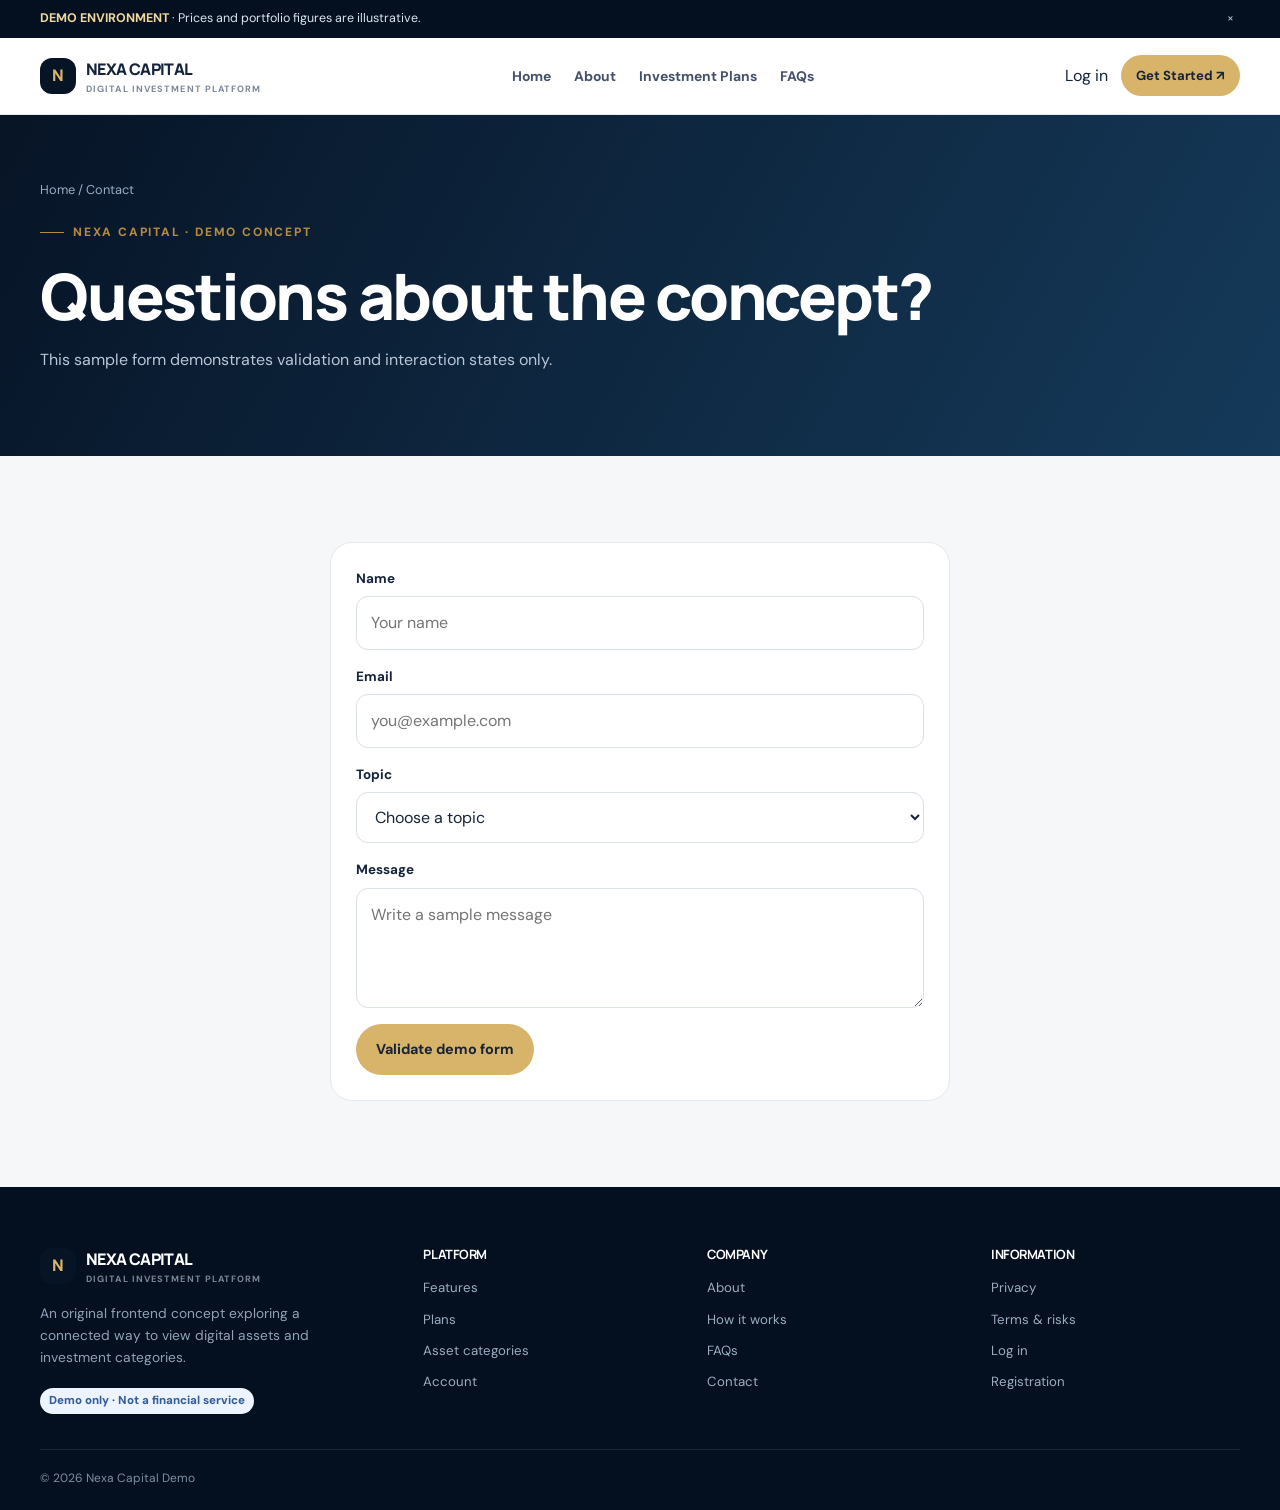
<file: contact.html>
<!doctype html>
<html lang="en">
  <head>
    <meta charset="utf-8" />
    <meta name="viewport" content="width=device-width,initial-scale=1" />
    <meta
      name="description"
      content="Nexa Capital digital investment platform frontend demo."
    />
    <title>Contact | Nexa Capital</title>
    <link rel="stylesheet" href="css/style.css" />
  </head>
  <body>
    <div class="topbar">
      <div class="container">
        <span
          ><strong>DEMO ENVIRONMENT</strong> · Prices and portfolio figures are
          illustrative.</span
        ><button
          data-dismiss
          aria-label="Dismiss notice"
          style="background: none; border: 0; color: #b9c6d7"
        >
          ×
        </button>
      </div>
    </div>
    <header class="site-header">
      <div class="container nav-wrap">
        <a class="brand" href="index.html"
          ><span class="mark">N</span
          ><span
            >NEXA CAPITAL<small>DIGITAL INVESTMENT PLATFORM</small></span
          ></a
        >
        <nav class="nav-links" aria-label="Main navigation">
          <a href="index.html">Home</a><a href="about.html">About</a
          ><a href="plans.html">Investment Plans</a><a href="faq.html">FAQs</a>
        </nav>
        <div class="nav-actions">
          <a class="nav-login" href="login.html">Log in</a
          ><a class="btn primary smallbtn" href="register.html">Get Started ↗</a
          ><button
            class="menu-toggle"
            aria-label="Open navigation menu"
            aria-expanded="false"
          >
            ☰
          </button>
        </div>
      </div>
    </header>
    <section class="page-hero">
      <div class="container">
        <div class="breadcrumb">Home / Contact</div>
        <span class="eyebrow">Nexa Capital · Demo concept</span>
        <h1>Questions about the concept?</h1>
        <p>
          This sample form demonstrates validation and interaction states only.
        </p>
      </div>
    </section>
    <main>
      <section class="section">
        <div class="container">
          <div class="card form-card">
            <form
              data-demo-form
              data-success-message="Your demo form is valid. Nothing was sent or stored."
            >
              <div class="field">
                <label for="name">Name</label
                ><input
                  id="name"
                  required
                  autocomplete="off"
                  placeholder="Your name"
                />
              </div>
              <div class="field">
                <label for="email">Email</label
                ><input
                  id="email"
                  type="email"
                  required
                  autocomplete="off"
                  placeholder="you@example.com"
                />
              </div>
              <div class="field">
                <label for="topic">Topic</label
                ><select id="topic" required>
                  <option value="">Choose a topic</option>
                  <option>Website feedback</option>
                  <option>Demo dashboard</option>
                  <option>General question</option>
                </select>
              </div>
              <div class="field">
                <label for="message">Message</label
                ><textarea
                  id="message"
                  required
                  minlength="10"
                  placeholder="Write a sample message"
                ></textarea>
              </div>
              <button class="btn primary" type="submit">
                Validate demo form
              </button>
            </form>
          </div>
        </div>
      </section>
    </main>
    <footer class="footer">
      <div class="container">
        <div class="footer-grid">
          <div>
            <a class="brand" href="index.html"
              ><span class="mark">N</span
              ><span
                >NEXA CAPITAL<small>DIGITAL INVESTMENT PLATFORM</small></span
              ></a
            >
            <p>
              An original frontend concept exploring a connected way to view
              digital assets and investment categories.
            </p>
            <span class="tag">Demo only · Not a financial service</span>
          </div>
          <div>
            <h4>PLATFORM</h4>
            <div class="footer-links">
              <a href="index.html#features">Features</a
              ><a href="plans.html">Plans</a
              ><a href="index.html#assets">Asset categories</a
              ><a href="login.html">Account</a>
            </div>
          </div>
          <div>
            <h4>COMPANY</h4>
            <div class="footer-links">
              <a href="about.html">About</a
              ><a href="index.html#how">How it works</a
              ><a href="faq.html">FAQs</a><a href="contact.html">Contact</a>
            </div>
          </div>
          <div>
            <h4>INFORMATION</h4>
            <div class="footer-links">
              <a href="privacy.html">Privacy</a
              ><a href="terms.html">Terms & risks</a
              ><a href="login.html">Log in</a
              ><a href="register.html">Registration</a>
            </div>
          </div>
        </div>
        <!-- <div class="risk-note">
          Nexa Capital is a fictional frontend demonstration. No brokerage,
          investment management, custody, wallet, deposit, withdrawal, or
          trading services are provided. All prices, balances, plans, and charts
          are illustrative and are not financial advice or offers to invest.
        </div> -->
        <div class="footer-bottom">
          <span>© 2026 Nexa Capital Demo</span
          >
          <!-- <span>Designed for clarity. Built for demonstration.</span> -->
        </div>
      </div>
    </footer>
    <div class="toast-region" aria-live="polite"></div>
    <script src="js/main.js"></script>
  </body>
</html>
</file>
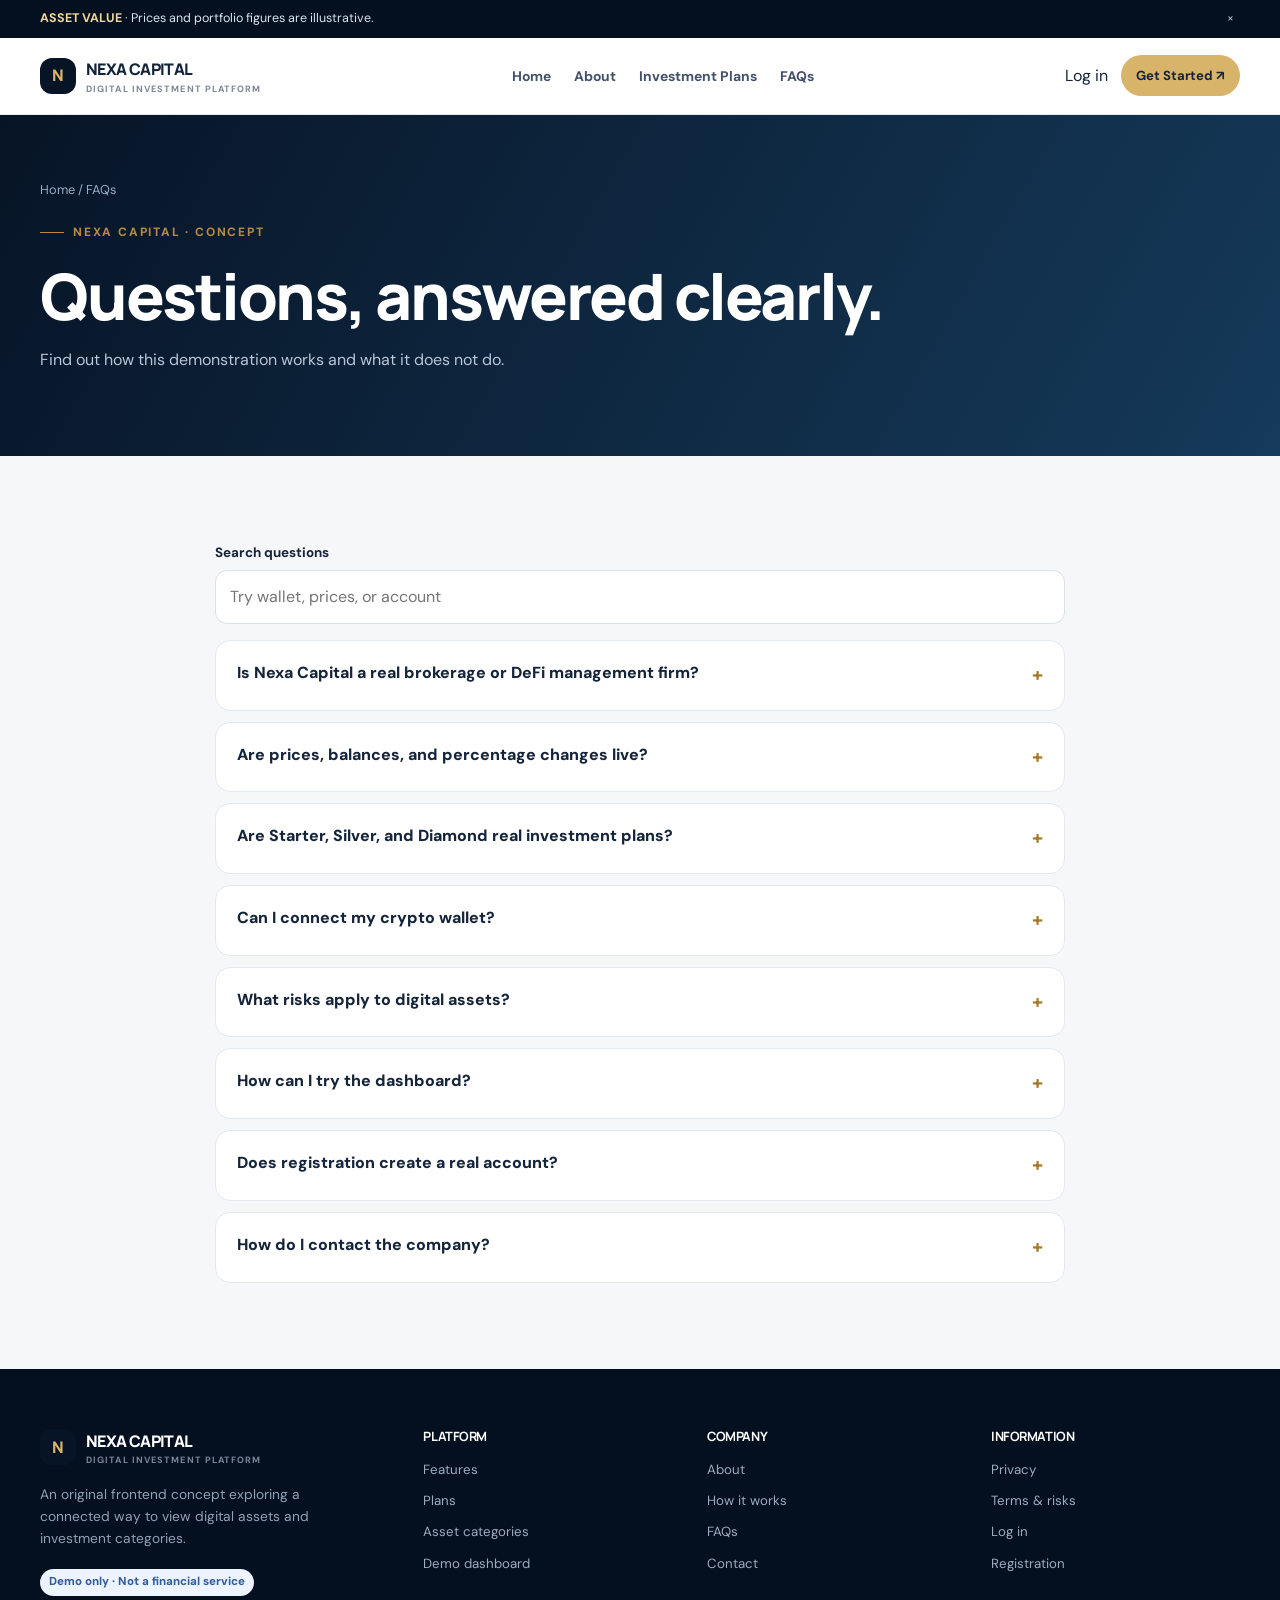
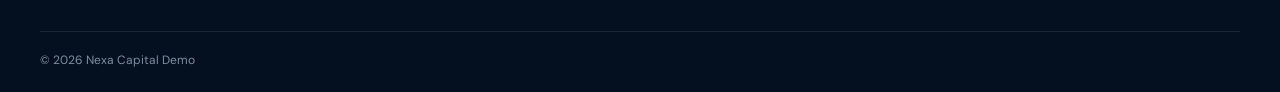
<file: faq.html>
<!doctype html>
<html lang="en">
  <head>
    <meta charset="utf-8" />
    <meta name="viewport" content="width=device-width,initial-scale=1" />
    <meta
      name="description"
      content="Nexa Capital digital investment platform frontend demo."
    />
    <title>FAQs | Nexa Capital</title>
    <link rel="stylesheet" href="css/style.css" />
  </head>
  <body>
    <div class="topbar">
      <div class="container">
        <span
          ><strong>ASSET VALUE</strong> · Prices and portfolio figures are
          illustrative.</span
        ><button
          data-dismiss
          aria-label="Dismiss notice"
          style="background: none; border: 0; color: #b9c6d7"
        >
          ×
        </button>
      </div>
    </div>
    <header class="site-header">
      <div class="container nav-wrap">
        <a class="brand" href="index.html"
          ><span class="mark">N</span
          ><span
            >NEXA CAPITAL<small>DIGITAL INVESTMENT PLATFORM</small></span
          ></a
        >
        <nav class="nav-links" aria-label="Main navigation">
          <a href="index.html">Home</a><a href="about.html">About</a
          ><a href="plans.html">Investment Plans</a><a href="faq.html">FAQs</a>
        </nav>
        <div class="nav-actions">
          <a class="nav-login" href="login.html">Log in</a
          ><a class="btn primary smallbtn" href="register.html">Get Started ↗</a
          ><button
            class="menu-toggle"
            aria-label="Open navigation menu"
            aria-expanded="false"
          >
            ☰
          </button>
        </div>
      </div>
    </header>
    <section class="page-hero">
      <div class="container">
        <div class="breadcrumb">Home / FAQs</div>
        <span class="eyebrow">Nexa Capital · concept</span>
        <h1>Questions, answered clearly.</h1>
        <p>Find out how this demonstration works and what it does not do.</p>
      </div>
    </section>
    <main>
      <section class="section">
        <div class="container" style="max-width: 850px">
          <div class="field">
            <label for="faq-search">Search questions</label
            ><input
              id="faq-search"
              type="search"
              placeholder="Try wallet, prices, or account"
            />
          </div>
          <div class="faq-list">
            <div class="faq-item">
              <button class="faq-question" aria-expanded="false">
                <span
                  >Is Nexa Capital a real brokerage or DeFi management
                  firm?</span
                ><span>+</span>
              </button>
              <div class="faq-answer" hidden>
                No. Nexa Capital is a fictional frontend concept. It does not
                offer brokerage, investment management, custody, trading,
                deposits, or withdrawals.
              </div>
            </div>
            <div class="faq-item">
              <button class="faq-question" aria-expanded="false">
                <span>Are prices, balances, and percentage changes live?</span
                ><span>+</span>
              </button>
              <div class="faq-answer" hidden>
                No. They are hardcoded illustrative values. A real
                implementation would require a verified market-data provider and
                appropriate permissions.
              </div>
            </div>
            <div class="faq-item">
              <button class="faq-question" aria-expanded="false">
                <span
                  >Are Starter, Silver, and Diamond real investment plans?</span
                ><span>+</span>
              </button>
              <div class="faq-answer" hidden>
                No. They demonstrate how plan features might be presented. They
                are not financial products and no investment can be made through
                this website.
              </div>
            </div>
            <div class="faq-item">
              <button class="faq-question" aria-expanded="false">
                <span>Can I connect my crypto wallet?</span><span>+</span>
              </button>
              <div class="faq-answer" hidden>
                Wallet connectivity is not implemented. Never provide a seed
                phrase or private key to a website or demo interface.
              </div>
            </div>
            <div class="faq-item">
              <button class="faq-question" aria-expanded="false">
                <span>What risks apply to digital assets?</span><span>+</span>
              </button>
              <div class="faq-answer" hidden>
                Digital assets and investments can be volatile and may lose
                value. Liquidity, technology, custody, regulatory, and
                counterparty risks may apply.
              </div>
            </div>
            <div class="faq-item">
              <button class="faq-question" aria-expanded="false">
                <span>How can I try the dashboard?</span><span>+</span>
              </button>
              <div class="faq-answer" hidden>
                Open the Demo Dashboard page. It contains sample balances,
                charts, and activity entries for interface testing only.
              </div>
            </div>
            <div class="faq-item">
              <button class="faq-question" aria-expanded="false">
                <span>Does registration create a real account?</span
                ><span>+</span>
              </button>
              <div class="faq-answer" hidden>
                No. Form validation runs in your browser only. The demo does not
                send your details to a server or create a secure user account.
              </div>
            </div>
            <div class="faq-item">
              <button class="faq-question" aria-expanded="false">
                <span>How do I contact the company?</span><span>+</span>
              </button>
              <div class="faq-answer" hidden>
                The sample contact form demonstrates validation only. Replace
                placeholder contact details and connect a secure backend before
                launch.
              </div>
            </div>
          </div>
        </div>
      </section>
    </main>
    <footer class="footer">
      <div class="container">
        <div class="footer-grid">
          <div>
            <a class="brand" href="index.html"
              ><span class="mark">N</span
              ><span
                >NEXA CAPITAL<small>DIGITAL INVESTMENT PLATFORM</small></span
              ></a
            >
            <p>
              An original frontend concept exploring a connected way to view
              digital assets and investment categories.
            </p>
            <span class="tag">Demo only · Not a financial service</span>
          </div>
          <div>
            <h4>PLATFORM</h4>
            <div class="footer-links">
              <a href="index.html#features">Features</a
              ><a href="plans.html">Plans</a
              ><a href="index.html#assets">Asset categories</a
              ><a href="dashboard.html">Demo dashboard</a>
            </div>
          </div>
          <div>
            <h4>COMPANY</h4>
            <div class="footer-links">
              <a href="about.html">About</a
              ><a href="index.html#how">How it works</a
              ><a href="faq.html">FAQs</a><a href="contact.html">Contact</a>
            </div>
          </div>
          <div>
            <h4>INFORMATION</h4>
            <div class="footer-links">
              <a href="privacy.html">Privacy</a
              ><a href="terms.html">Terms & risks</a
              ><a href="login.html">Log in</a
              ><a href="register.html">Registration</a>
            </div>
          </div>
        </div>

        <!-- <div class="risk-note">
          Nexa Capital is a fictional frontend demonstration. No brokerage,
          investment management, custody, wallet, deposit, withdrawal, or
          trading services are provided. All prices, balances, plans, and charts
          are illustrative and are not financial advice or offers to invest.
        </div> -->
        <div class="footer-bottom">
          <span>© 2026 Nexa Capital Demo</span
          >
          <!-- <span>Designed for clarity. Built for demonstration.</span> -->
        </div>
      </div>
    </footer>
    <div class="toast-region" aria-live="polite"></div>
    <script src="js/main.js"></script>
  </body>
</html>
</file>
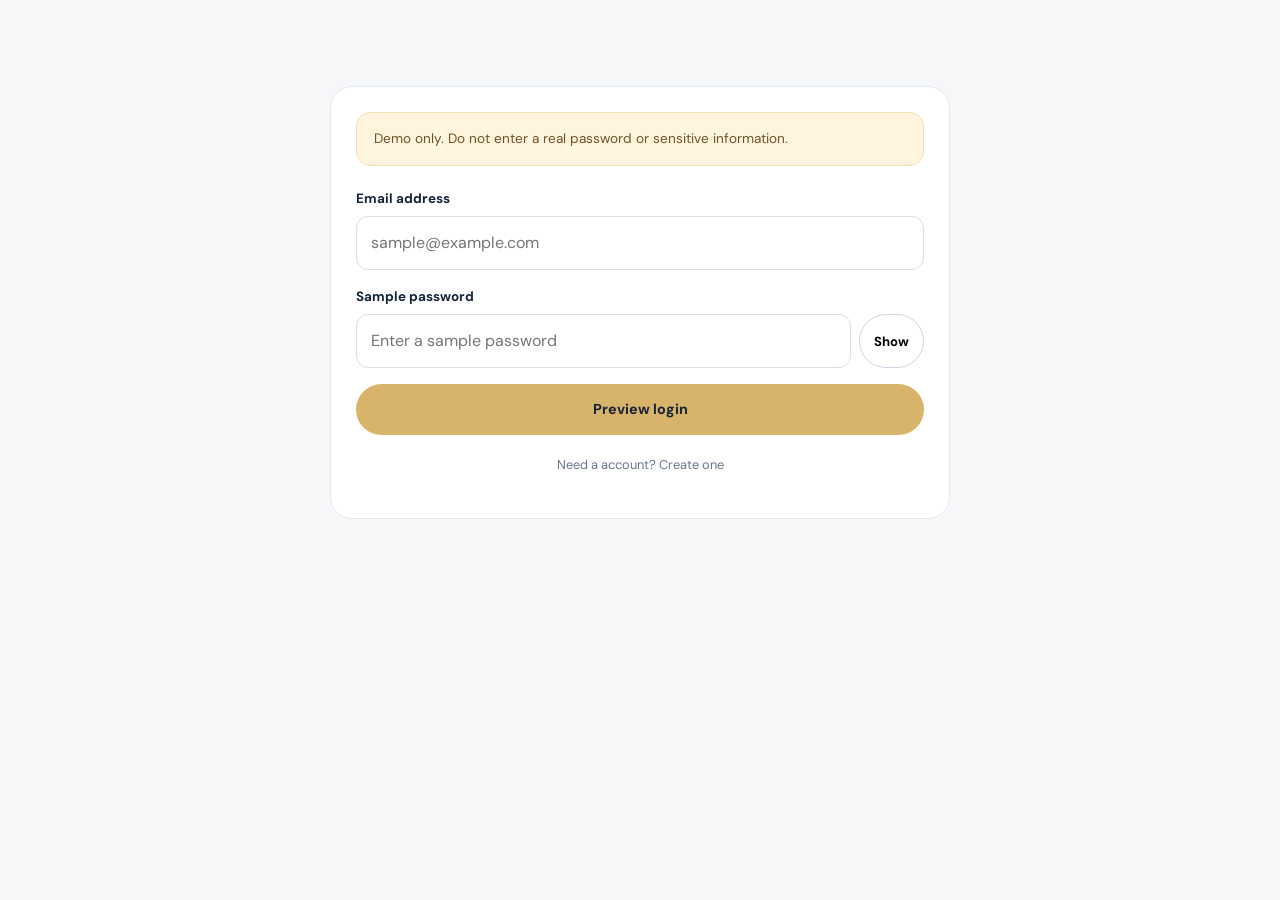
<file: login.html>
<!doctype html>
<html lang="en">
  <head>
    <meta charset="utf-8" />
    <meta name="viewport" content="width=device-width,initial-scale=1" />
    <meta
      name="description"
      content="Nexa Capital digital investment platform frontend demo."
    />
    <title>Log in | Nexa Capital</title>
    <link rel="stylesheet" href="css/style.css" />
  </head>
  <body>
    <!-- <div class="topbar">
      <div class="container">
        <span
          ><strong>DEMO ENVIRONMENT</strong> · Prices and portfolio figures are
          illustrative.</span
        ><button
          data-dismiss
          aria-label="Dismiss notice"
          style="background: none; border: 0; color: #b9c6d7"
        >
          ×
        </button>
      </div>
    </div> -->
    <!-- <header class="site-header">
      <div class="container nav-wrap">
        <a class="brand" href="index.html"
          ><span class="mark">N</span
          ><span
            >NEXA CAPITAL<small>DIGITAL INVESTMENT PLATFORM</small></span
          ></a
        >
        <nav class="nav-links" aria-label="Main navigation">
          <a href="index.html">Home</a><a href="about.html">About</a
          ><a href="plans.html">Investment Plans</a><a href="faq.html">FAQs</a>
        </nav>
        <div class="nav-actions">
          <a class="nav-login" href="login.html">Log in</a
          ><a class="btn primary smallbtn" href="register.html">Get Started ↗</a
          ><button
            class="menu-toggle"
            aria-label="Open navigation menu"
            aria-expanded="false"
          >
            ☰
          </button>
        </div>
      </div>
    </header> -->
   
    <!-- <section class="page-hero">
      <div class="container">
        <div class="breadcrumb">Home / Log in</div>
        <span class="eyebrow">Nexa Capital · Demo concept</span>
        <h1>Welcome back.</h1>
        <p>Preview a login interface. This page does not authenticate users.</p>
      </div>
    </section> -->
    
    <main>
      <section class="section">
        <div class="container">
          <div class="card form-card">
            <div class="notice" style="margin-bottom: 22px">
              Demo only. Do not enter a real password or sensitive information.
            </div>
            <form
              data-demo-form
              data-success-message="Demo login form validated. No account was accessed."
            >
              <div class="field">
                <label for="email">Email address</label
                ><input
                  id="email"
                  type="email"
                  required
                  autocomplete="off"
                  placeholder="sample@example.com"
                />
              </div>
              <div class="field">
                <label for="password">Sample password</label>
                <div style="display: flex; gap: 8px">
                  <input
                    id="password"
                    type="password"
                    minlength="8"
                    required
                    autocomplete="off"
                    placeholder="Enter a sample password"
                  /><button
                    type="button"
                    class="btn outline smallbtn"
                    data-password-toggle="password"
                  >
                    Show
                  </button>
                </div>
              </div>
              <button class="btn primary" type="submit" style="width: 100%">
                Preview login
              </button>
            </form>
            <p class="small" style="text-align: center; margin-top: 20px">
              Need a account? <a href="register.html">Create one</a>
            </p>
          </div>
        </div>
      </section>
    </main>

    <!-- <footer class="footer">
      <div class="container">
        <div class="footer-grid">
          <div>
            <a class="brand" href="index.html"
              ><span class="mark">N</span
              ><span
                >NEXA CAPITAL<small>DIGITAL INVESTMENT PLATFORM</small></span
              ></a
            >
            <p>
              An original frontend concept exploring a connected way to view
              digital assets and investment categories.
            </p>
            <span class="tag">Demo only · Not a financial service</span>
          </div>
          <div>
            <h4>PLATFORM</h4>
            <div class="footer-links">
              <a href="index.html#features">Features</a
              ><a href="plans.html">Plans</a
              ><a href="index.html#assets">Asset categories</a
              ><a href="login.html">Account</a>
            </div>
          </div>
          <div>
            <h4>COMPANY</h4>
            <div class="footer-links">
              <a href="about.html">About</a
              ><a href="index.html#how">How it works</a
              ><a href="faq.html">FAQs</a><a href="contact.html">Contact</a>
            </div>
          </div>
          <div>
            <h4>INFORMATION</h4>
            <div class="footer-links">
              <a href="privacy.html">Privacy</a
              ><a href="terms.html">Terms & risks</a
              ><a href="login.html">Log in</a
              ><a href="register.html">Demo registration</a>
            </div>
          </div>
        </div>
        <div class="risk-note">
          Nexa Capital is a fictional frontend demonstration. No brokerage,
          investment management, custody, wallet, deposit, withdrawal, or
          trading services are provided. All prices, balances, plans, and charts
          are illustrative and are not financial advice or offers to invest.
        </div>
        <div class="footer-bottom">
          <span>© 2026 Nexa Capital Demo</span
          ><span>Designed for clarity. Built for demonstration.</span>
        </div>
      </div>
    </footer>
     -->
    <div class="toast-region" aria-live="polite"></div>
    <script src="js/main.js"></script>
  </body>
</html>
</file>
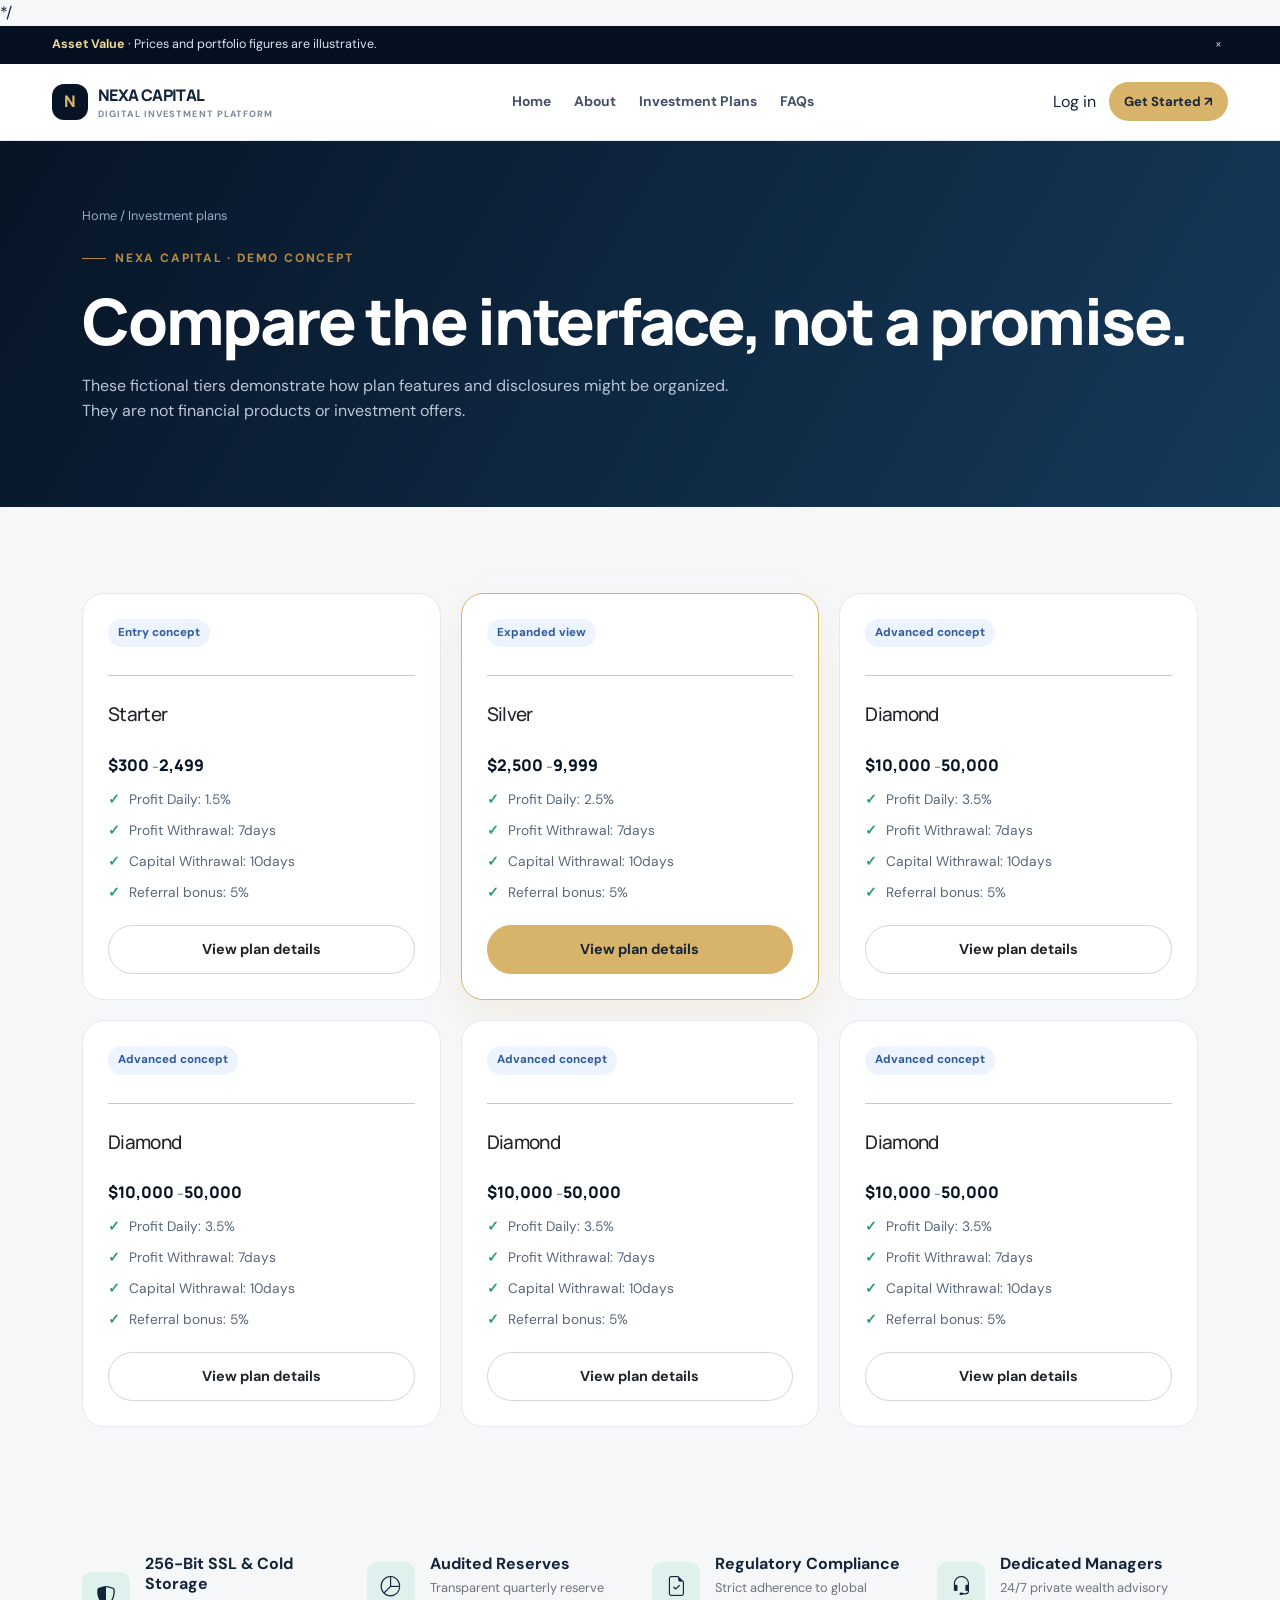
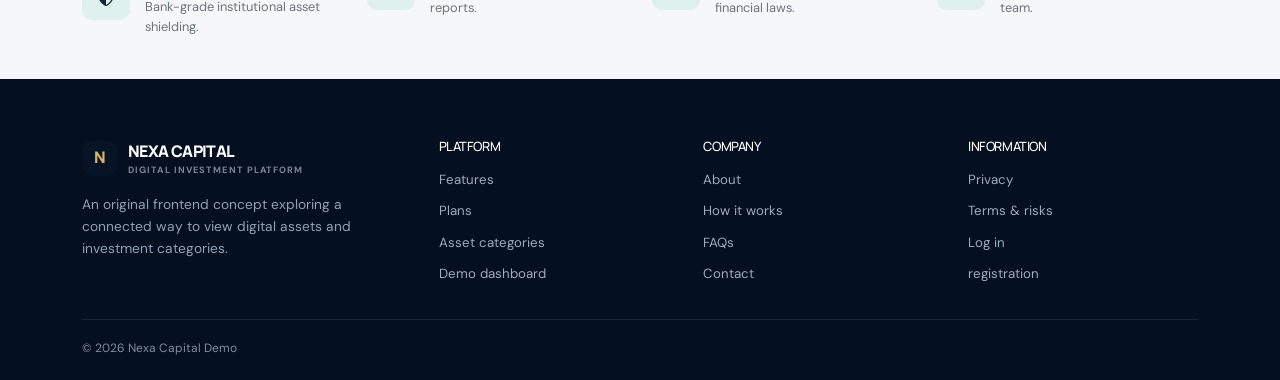
<file: plans.html>
<!doctype html>
<html lang="en">
  <head>
    <meta charset="utf-8" />
    <meta name="viewport" content="width=device-width,initial-scale=1" />
    <meta
      name="description"
      content="Nexa Capital digital investment platform frontend demo."
    />
    <title>Plans | Nexa Capital</title>

    <!-- Google Fonts: Plus Jakarta Sans -->
    <link href="https://fonts.googleapis.com/css2?family=Plus+Jakarta+Sans:wght@300;400;500;600;700;800&display=swap" rel="stylesheet">
    <!-- Bootstrap 5.3 CSS -->
    <link href="https://cdn.jsdelivr.net/npm/bootstrap@5.3.3/dist/css/bootstrap.min.css" rel="stylesheet">
    <!-- Bootstrap Icons & FontAwesome 6 -->
    <link rel="stylesheet" href="https://cdn.jsdelivr.net/npm/bootstrap-icons@1.11.3/font/bootstrap-icons.min.css">
    

    <link rel="stylesheet" href="css/style.css" />


    <style>
      /* Trust & Security Ticker Bar */
        .trust-ticker-bar {
            background: var(--nexa-surface-dark);
            border-top: 1px solid rgba(255, 255, 255, 0.05);
            border-bottom: 1px solid rgba(255, 255, 255, 0.05);
            padding: 2.5rem 0;
        }
        .trust-item {
            display: flex;
            align-items: center;
            gap: 15px;
        }
        .trust-icon {
            width: 48px;
            height: 48px;
            background: rgba(16, 185, 129, 0.1);
            color: var(--nexa-emerald);
            display: flex;
            align-items: center;
            justify-content: center;
            border-radius: 10px;
            font-size: 1.25rem;
            flex-shrink: 0;
        }

        .text-white {
            color: rgba(0, 0, 0, 0.1) !important;

        }

        /* Button Styling */
        .btn-gold-outline {
            border: 1px solid var(--nexa-gold);
            color: var(--nexa-gold-light);
            background: transparent;
            font-weight: 600;
            transition: all 0.2s ease;
        }
        .btn-gold-outline:hover {
            background: var(--nexa-gold);
            color: #070b12;
        }
    /* </style> */
    </style>


  </head>
  <body>
    <div class="topbar">
      <div class="container">
        <span
          ><strong>Asset Value</strong> · Prices and portfolio figures are
          illustrative.</span
        ><button
          data-dismiss
          aria-label="Dismiss notice"
          style="background: none; border: 0; color: #b9c6d7"
        >
          ×
        </button>
      </div>
    </div>
    <header class="site-header">
      <div class="container nav-wrap">
        <a class="brand" href="index.html"
          ><span class="mark">N</span
          ><span
            >NEXA CAPITAL<small>DIGITAL INVESTMENT PLATFORM</small></span
          ></a
        >
        <nav class="nav-links" aria-label="Main navigation">
          <a href="index.html">Home</a><a href="about.html">About</a
          ><a href="plans.html">Investment Plans</a><a href="faq.html">FAQs</a>
        </nav>
        <div class="nav-actions">
          <a class="nav-login" href="login.html">Log in</a
          ><a class="btn primary smallbtn" href="register.html">Get Started ↗</a
          ><button
            class="menu-toggle"
            aria-label="Open navigation menu"
            aria-expanded="false"
          >
            ☰
          </button>
        </div>
      </div>
    </header>
    <section class="page-hero">
      <div class="container">
        <div class="breadcrumb">Home / Investment plans</div>
        <span class="eyebrow">Nexa Capital · Demo concept</span>
        <h1>Compare the interface, not a promise.</h1>
        <p>
          These fictional tiers demonstrate how plan features and disclosures
          might be organized. They are not financial products or investment
          offers.
        </p>
      </div>
    </section>
    <main>
      <section class="section">
        <div class="container">
          <div class="grid plan-grid">
            <article class="card plan reveal">
              <span class="pill">Entry concept</span>
              <hr />
              <h3>Starter</h3>

              <div class="price">$300 <small>-</small>2,499</div>
              <!-- <p>Explore the core interface.</p> -->
              <ul class="checklist">
                <li>Profit Daily: 1.5%</li>
                <li>Profit Withrawal: 7days</li>
                <li>Capital Withrawal: 10days</li>
                <li>Referral bonus: 5%</li>
              </ul>
              <button
                class="btn outline"
                data-demo-action
                data-demo-message="This is a fictional plan. No investment can be started."
              >
                View plan details
              </button>
            </article>
            <article class="card plan popular reveal">
              <!-- <span class="popular-label">Featured concept</span
              > -->
              <span class="pill">Expanded view</span>
              <hr />
              <h3>Silver</h3>
              <div class="price">$2,500 <small>-</small>9,999</div>
              <!-- <p>A richer portfolio organization concept.</p> -->
              <ul class="checklist">
                <li>Profit Daily: 2.5%</li>
                <li>Profit Withrawal: 7days</li>
                <li>Capital Withrawal: 10days</li>
                <li>Referral bonus: 5%</li>
              </ul>
              <button
                class="btn primary"
                data-demo-action
                data-demo-message="This is a fictional plan. No investment can be started."
              >
                View plan details
              </button>
            </article>

            <article class="card plan reveal">
              <span class="pill">Advanced concept</span>
              <hr />
              <h3>Diamond</h3>
              <div class="price">$10,000 <small>-</small>50,000</div>
              <!-- <p>An advanced investor workspace example.</p> -->
              <ul class="checklist">
                <li>Profit Daily: 3.5%</li>
                <li>Profit Withrawal: 7days</li>
                <li>Capital Withrawal: 10days</li>
                <li>Referral bonus: 5%</li>
              </ul>
              <button
                class="btn outline"
                data-demo-action
                data-demo-message="This is a fictional plan. No investment can be started."
              >
                View plan details
              </button>
            </article>

            <article class="card plan reveal">
              <span class="pill">Advanced concept</span>
              <hr />
              <h3>Diamond</h3>
              <div class="price">$10,000 <small>-</small>50,000</div>
              <!-- <p>An advanced investor workspace example.</p> -->
              <ul class="checklist">
                <li>Profit Daily: 3.5%</li>
                <li>Profit Withrawal: 7days</li>
                <li>Capital Withrawal: 10days</li>
                <li>Referral bonus: 5%</li>
              </ul>
              <button
                class="btn outline"
                data-demo-action
                data-demo-message="This is a fictional plan. No investment can be started."
              >
                View plan details
              </button>
            </article>

            <article class="card plan reveal">
              <span class="pill">Advanced concept</span>
              <hr />
              <h3>Diamond</h3>
              <div class="price">$10,000 <small>-</small>50,000</div>
              <!-- <p>An advanced investor workspace example.</p> -->
              <ul class="checklist">
                <li>Profit Daily: 3.5%</li>
                <li>Profit Withrawal: 7days</li>
                <li>Capital Withrawal: 10days</li>
                <li>Referral bonus: 5%</li>
              </ul>
              <button
                class="btn outline"
                data-demo-action
                data-demo-message="This is a fictional plan. No investment can be started."
              >
                View plan details
              </button>
            </article>

            <article class="card plan reveal">
              <span class="pill">Advanced concept</span>
              <hr />
              <h3>Diamond</h3>
              <div class="price">$10,000 <small>-</small>50,000</div>
              <!-- <p>An advanced investor workspace example.</p> -->
              <ul class="checklist">
                <li>Profit Daily: 3.5%</li>
                <li>Profit Withrawal: 7days</li>
                <li>Capital Withrawal: 10days</li>
                <li>Referral bonus: 5%</li>
              </ul>
              <button
                class="btn outline"
                data-demo-action
                data-demo-message="This is a fictional plan. No investment can be started."
              >
                View plan details
              </button>
            </article>
          </div>

          <!-- <div class="notice" style="margin-top: 26px">
            No returns, distributions, or performance are represented. These
            amounts are fictional UI examples and should not be used to make
            financial decisions.
          </div> -->
        </div>
      </section>


      <section class="trust-ticker-bar">
            <div class="container">
                <div class="row g-4">
                    <div class="col-md-6 col-lg-3">
                        <div class="trust-item">
                            <div class="trust-icon"><i class="bi bi-shield-shaded"></i></div>
                            <div>
                                <h6 class="text-whites mb-1 fw-bold">256-Bit SSL & Cold Storage</h6>
                                <p class="text-secondary small mb-0">Bank-grade institutional asset shielding.</p>
                            </div>
                        </div>
                    </div>
                    <div class="col-md-6 col-lg-3">
                        <div class="trust-item">
                            <div class="trust-icon"><i class="bi bi-pie-chart"></i></div>
                            <div>
                                <h6 class="text-whites mb-1 fw-bold">Audited Reserves</h6>
                                <p class="text-secondary small mb-0">Transparent quarterly reserve reports.</p>
                            </div>
                        </div>
                    </div>
                    <div class="col-md-6 col-lg-3">
                        <div class="trust-item">
                            <div class="trust-icon"><i class="bi bi-file-earmark-check"></i></div>
                            <div>
                                <h6 class="text-whites mb-1 fw-bold">Regulatory Compliance</h6>
                                <p class="text-secondary small mb-0">Strict adherence to global financial laws.</p>
                            </div>
                        </div>
                    </div>
                    <div class="col-md-6 col-lg-3">
                        <div class="trust-item">
                            <div class="trust-icon"><i class="bi bi-headset"></i></div>
                            <div>
                                <h6 class="text-whites mb-1 fw-bold">Dedicated Managers</h6>
                                <p class="text-secondary small mb-0">24/7 private wealth advisory team.</p>
                            </div>
                        </div>
                    </div>
                </div>
            </div>
        </section>



    </main>
    <footer class="footer">
      <div class="container">
        <div class="footer-grid">
          <div>
            <a class="brand" href="index.html"
              ><span class="mark">N</span
              ><span
                >NEXA CAPITAL<small>DIGITAL INVESTMENT PLATFORM</small></span
              ></a
            >
            <p>
              An original frontend concept exploring a connected way to view
              digital assets and investment categories.
            </p>
            <!-- <span class="tag">Demo only · Not a financial service</span> -->
          </div>
          <div>
            <h4>PLATFORM</h4>
            <div class="footer-links">
              <a href="index.html#features">Features</a
              ><a href="plans.html">Plans</a
              ><a href="index.html#assets">Asset categories</a
              ><a href="dashboard.html">Demo dashboard</a>
            </div>
          </div>
          <div>
            <h4>COMPANY</h4>
            <div class="footer-links">
              <a href="about.html">About</a
              ><a href="index.html#how">How it works</a
              ><a href="faq.html">FAQs</a><a href="contact.html">Contact</a>
            </div>
          </div>
          <div>
            <h4>INFORMATION</h4>
            <div class="footer-links">
              <a href="privacy.html">Privacy</a
              ><a href="terms.html">Terms & risks</a
              ><a href="login.html">Log in</a
              ><a href="register.html">registration</a>
            </div>
          </div>
        </div>
        <!-- <div class="risk-note">
          Nexa Capital is a fictional frontend demonstration. No brokerage,
          investment management, custody, wallet, deposit, withdrawal, or
          trading services are provided. All prices, balances, plans, and charts
          are illustrative and are not financial advice or offers to invest.
        </div> -->
        <div class="footer-bottom">
          <span>© 2026 Nexa Capital Demo</span
          >
          <!-- <span>Designed for clarity. Built for demonstration.</span> -->
        </div>
      </div>
    </footer>
    <div class="toast-region" aria-live="polite"></div>
    <script src="js/main.js"></script>
  </body>
</html>
</file>
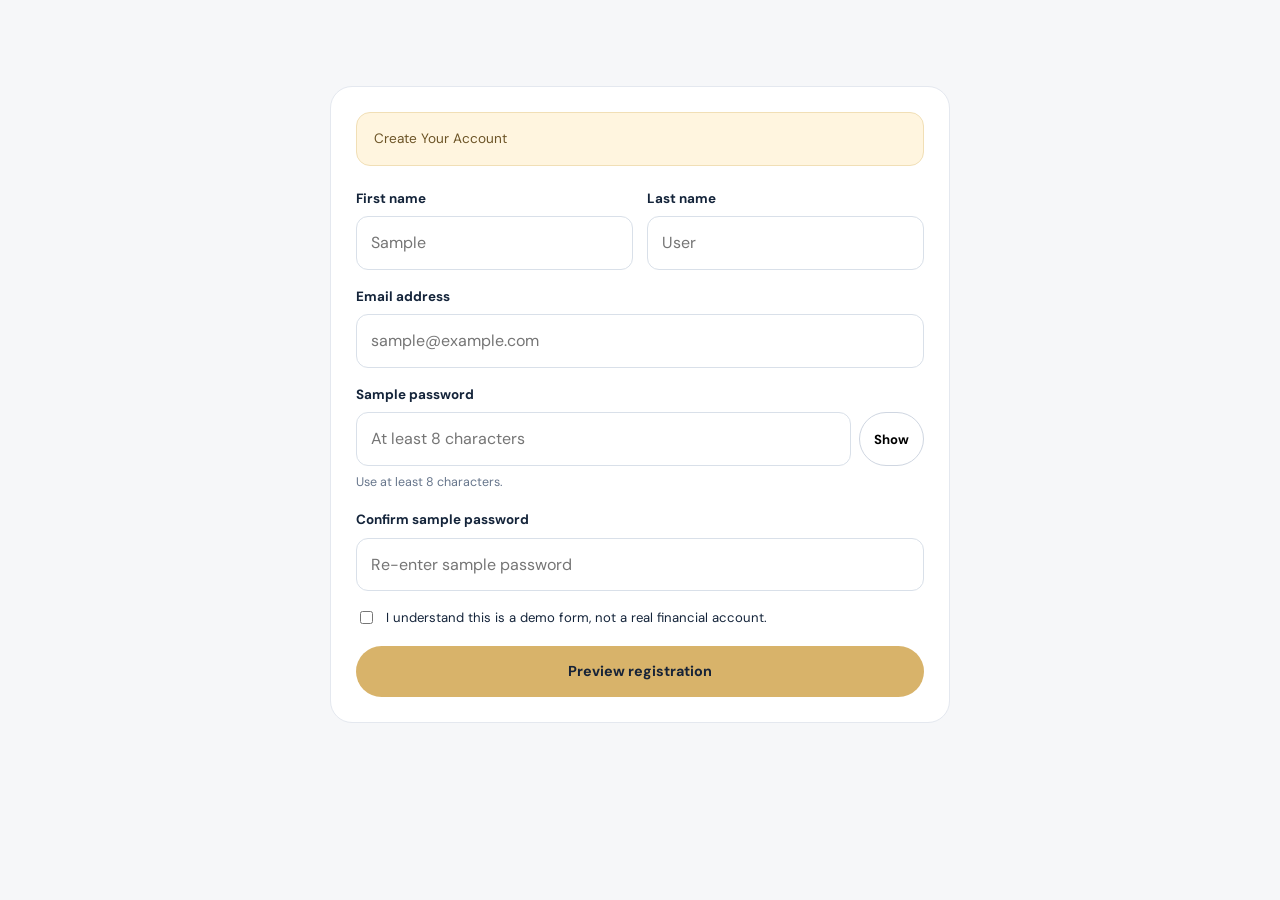
<file: register.html>
<!doctype html>
<html lang="en">
  <head>
    <meta charset="utf-8" />
    <meta name="viewport" content="width=device-width,initial-scale=1" />
    <meta
      name="description"
      content="Nexa Capital digital investment platform frontend demo."
    />
    <title>Create demo account | Nexa Capital</title>
    <link rel="stylesheet" href="css/style.css" />
  </head>
  <body>
    <!-- <div class="topbar">
      <div class="container">
        <span
          ><strong>DEMO ENVIRONMENT</strong> · Prices and portfolio figures are
          illustrative.</span
        ><button
          data-dismiss
          aria-label="Dismiss notice"
          style="background: none; border: 0; color: #b9c6d7"
        >
          ×
        </button>
      </div>
    </div> -->
<!-- 
    <header class="site-header">
      <div class="container nav-wrap">
        <a class="brand" href="index.html"
          ><span class="mark">N</span
          ><span
            >NEXA CAPITAL<small>DIGITAL INVESTMENT PLATFORM</small></span
          ></a
        >
        <nav class="nav-links" aria-label="Main navigation">
          <a href="index.html">Home</a><a href="about.html">About</a
          ><a href="plans.html">Investment Plans</a><a href="faq.html">FAQs</a>
        </nav>
        <div class="nav-actions">
          <a class="nav-login" href="login.html">Log in</a
          ><a class="btn primary smallbtn" href="register.html">Get Started ↗</a
          ><button
            class="menu-toggle"
            aria-label="Open navigation menu"
            aria-expanded="false"
          >
            ☰
          </button>
        </div>
      </div>
    </header>


    <section class="page-hero">
      <div class="container">
        <div class="breadcrumb">Home / Get started</div>
        <span class="eyebrow">Nexa Capital · Demo concept</span>
        <h1>Start exploring.</h1>
        <p>
          Preview registration. No account will be created and no data will be
          sent to a server.
        </p>
      </div>
    </section> -->


    <main>
      <section class="section">
        <div class="container">
          <div class="card form-card">
            <div class="notice" style="margin-bottom: 22px">
              Create Your Account
            </div>
            <form
              id="register-form"
              data-demo-form
              data-success-message="Registration fields validated. No account was created."
            >
              <div class="form-grid">
                <div class="field">
                  <label for="first">First name</label
                  ><input
                    id="first"
                    required
                    autocomplete="off"
                    placeholder="Sample"
                  />
                </div>
                <div class="field">
                  <label for="last">Last name</label
                  ><input
                    id="last"
                    required
                    autocomplete="off"
                    placeholder="User"
                  />
                </div>
              </div>
              <div class="field">
                <label for="email">Email address</label
                ><input
                  id="email"
                  type="email"
                  required
                  autocomplete="off"
                  placeholder="sample@example.com"
                />
              </div>
              <div class="field">
                <label for="password">Sample password</label>
                <div style="display: flex; gap: 8px">
                  <input
                    id="password"
                    type="password"
                    required
                    minlength="8"
                    autocomplete="off"
                    placeholder="At least 8 characters"
                  /><button
                    type="button"
                    class="btn outline smallbtn"
                    data-password-toggle="password"
                  >
                    Show
                  </button>
                </div>
                <div id="password-strength" class="form-note">
                  Use at least 8 characters.
                </div>
              </div>
              <div class="field">
                <label for="confirm-password">Confirm sample password</label
                ><input
                  id="confirm-password"
                  type="password"
                  required
                  minlength="8"
                  autocomplete="off"
                  placeholder="Re-enter sample password"
                />
              </div>
              <label
                style="
                  display: flex;
                  gap: 10px;
                  font-size: 0.82rem;
                  margin-bottom: 18px;
                "
                ><input type="checkbox" required /> I understand this is a demo
                form, not a real financial account.</label
              ><button class="btn primary" type="submit" style="width: 100%">
                Preview registration
              </button>
            </form>
          </div>
        </div>
      </section>
    </main>


    <!-- <footer class="footer">
      <div class="container">
        <div class="footer-grid">
          <div>
            <a class="brand" href="index.html"
              ><span class="mark">N</span
              ><span
                >NEXA CAPITAL<small>DIGITAL INVESTMENT PLATFORM</small></span
              ></a
            >
            <p>
              An original frontend concept exploring a connected way to view
              digital assets and investment categories.
            </p>
            <span class="tag">Demo only · Not a financial service</span>
          </div>
          <div>
            <h4>PLATFORM</h4>
            <div class="footer-links">
              <a href="index.html#features">Features</a
              ><a href="plans.html">Plans</a
              ><a href="index.html#assets">Asset categories</a
              ><a href="dashboard.html">Demo dashboard</a>
            </div>
          </div>
          <div>
            <h4>COMPANY</h4>
            <div class="footer-links">
              <a href="about.html">About</a
              ><a href="index.html#how">How it works</a
              ><a href="faq.html">FAQs</a><a href="contact.html">Contact</a>
            </div>
          </div>
          <div>
            <h4>INFORMATION</h4>
            <div class="footer-links">
              <a href="privacy.html">Privacy</a
              ><a href="terms.html">Terms & risks</a
              ><a href="login.html">Log in</a
              ><a href="register.html">Demo registration</a>
            </div>
          </div>
        </div>
        <div class="risk-note">
          Nexa Capital is a fictional frontend demonstration. No brokerage,
          investment management, custody, wallet, deposit, withdrawal, or
          trading services are provided. All prices, balances, plans, and charts
          are illustrative and are not financial advice or offers to invest.
        </div>
        <div class="footer-bottom">
          <span>© 2026 Nexa Capital Demo</span
          ><span>Designed for clarity. Built for demonstration.</span>
        </div>
      </div>
    </footer> -->



    <div class="toast-region" aria-live="polite"></div>
    <script src="js/main.js"></script>
  </body>
</html>
</file>
<file: css/style.css>
@import url("https://fonts.googleapis.com/css2?family=DM+Sans:wght@400;500;600;700&family=Manrope:wght@400;600;700;800&display=swap");
:root {
  --navy: #071426;
  --navy2: #102b47;
  --ink: #14243a;
  --muted: #66758b;
  --paper: #f6f7f9;
  --gold: #d8b36a;
  --gold2: #f0d79e;
  --line: #e4e8ef;
  --green: #39b88a;
  --radius: 22px;
  --max: 1200px;
}
* {
  box-sizing: border-box;
}
html {
  scroll-behavior: smooth;
  scroll-padding-top: 90px;
}
body {
  margin: 0;
  background: var(--paper);
  color: var(--ink);
  font-family: "DM Sans", Arial, sans-serif;
  line-height: 1.6;
}
h1,
h2,
h3,
h4 {
  font-family: Manrope, sans-serif;
  line-height: 1.12;
  letter-spacing: -0.035em;
  margin: 0 0 16px;
}
h1 {
  font-size: clamp(2.6rem, 5vw, 4.6rem);
  font-weight: 800;
}
h2 {
  font-size: clamp(2rem, 3.3vw, 3rem);
  font-weight: 800;
}
h3 {
  font-size: 1.18rem;
}
p {
  margin: 0 0 18px;
  color: var(--muted);
}
a {
  color: inherit;
  text-decoration: none;
}
button,
input,
textarea,
select {
  font: inherit;
}
.container {
  width: min(var(--max), calc(100% - 40px));
  margin: auto;
}
.topbar .container,
.site-header .container {
  max-width: var(--max);
}
.section {
  padding: 86px 0;
}
.eyebrow {
  display: inline-flex;
  gap: 9px;
  align-items: center;
  color: #b58a3f;
  text-transform: uppercase;
  font-size: 0.75rem;
  font-weight: 800;
  letter-spacing: 0.15em;
  margin-bottom: 17px;
}
.eyebrow:before {
  content: "";
  width: 24px;
  height: 1px;
  background: currentColor;
}
.section-head {
  max-width: 700px;
  margin-bottom: 34px;
}
.center {
  text-align: center;
  margin-inline: auto;
}
.btn {
  display: inline-flex;
  align-items: center;
  justify-content: center;
  gap: 9px;
  padding: 13px 19px;
  border-radius: 999px;
  border: 1px solid transparent;
  font-weight: 700;
  font-size: 0.9rem;
  transition: 0.2s;
  cursor: pointer;
}
.btn:hover {
  transform: translateY(-2px);
}
.primary {
  background: var(--gold);
  color: #172337;
}
.outline {
  border-color: #cfd6e1;
  background: transparent;
}
.darkbtn {
  background: var(--navy);
  color: white;
}
.smallbtn {
  padding: 9px 14px;
  font-size: 0.82rem;
}
.grid {
  display: grid;
  gap: 20px;
}
.card {
  background: white;
  border: 1px solid var(--line);
  border-radius: var(--radius);
  padding: 25px;
  transition:
    box-shadow 0.2s,
    transform 0.2s;
}
.card:hover {
  box-shadow: 0 18px 50px #07142613;
}
.topbar {
  background: #04101f;
  color: #dbe4f0;
  font-size: 0.78rem;
  padding: 8px 0;
}
.topbar .container {
  display: flex;
  justify-content: space-between;
  gap: 10px;
  align-items: center;
}
.topbar strong {
  color: var(--gold2);
}
.site-header {
  position: sticky;
  top: 0;
  z-index: 50;
  background: #ffffffef;
  backdrop-filter: blur(15px);
  border-bottom: 1px solid #e4e8ef;
}
.site-header.scrolled {
  box-shadow: 0 8px 25px #07142612;
}
.nav-wrap {
  height: 76px;
  display: flex;
  align-items: center;
  justify-content: space-between;
  gap: 22px;
}
.brand {
  display: flex;
  align-items: center;
  gap: 10px;
  font-family: Manrope, sans-serif;
  font-weight: 800;
  letter-spacing: -0.04em;
  white-space: nowrap;
}
.mark {
  width: 36px;
  height: 36px;
  border-radius: 12px;
  background: var(--navy);
  color: var(--gold);
  display: grid;
  place-items: center;
}
.brand small {
  display: block;
  font: 700 0.57rem "DM Sans";
  letter-spacing: 0.12em;
  color: #7b8799;
}
.nav-links {
  display: flex;
  align-items: center;
  gap: 23px;
  font-size: 0.87rem;
  font-weight: 700;
  color: #435169;
}
.nav-links a:hover {
  color: #a77b2d;
}
.nav-actions {
  display: flex;
  align-items: center;
  gap: 13px;
}
.menu-toggle {
  display: none;
  background: white;
  border: 1px solid var(--line);
  border-radius: 12px;
  width: 42px;
  height: 42px;
  font-size: 1.2rem;
}
.ticker {
  background: var(--navy);
  color: white;
  overflow: hidden;
}
.ticker-inner {
  display: flex;
  align-items: center;
}
.ticker-label {
  padding: 13px 16px;
  background: #10233b;
  color: var(--gold2);
  font-size: 0.7rem;
  font-weight: 800;
  white-space: nowrap;
}
.ticker-window {
  overflow: hidden;
  flex: 1;
}
.ticker-track {
  display: flex;
  width: max-content;
  animation: marquee 38s linear infinite;
}
.ticker-window:hover .ticker-track {
  animation-play-state: paused;
}
.ticker-item {
  display: flex;
  align-items: center;
  gap: 10px;
  padding: 11px 20px;
  border-right: 1px solid #ffffff15;
  min-width: 180px;
  font-size: 0.78rem;
}
.ticker-item strong {
  display: block;
  font-size: 0.84rem;
}
.ticker-item small {
  color: #9ba9bc;
}
.up {
  color: #5bd4a4;
}
.down {
  color: #ff8f95;
}
.coin {
  width: 29px;
  height: 29px;
  border-radius: 50%;
  display: grid;
  place-items: center;
  background: #ffffff12;
  color: var(--gold2);
  font-weight: 800;
}
@keyframes marquee {
  to {
    transform: translateX(-50%);
  }
}
.hero {
  background:
    radial-gradient(circle at 78% 30%, #183d63, transparent 35%),
    linear-gradient(125deg, #071426, #0b1d34 58%, #102b47);
  color: white;
  padding: 76px 0;
  position: relative;
  overflow: hidden;
}
.hero:after {
  content: "";
  position: absolute;
  inset: 0;
  pointer-events: none;
  opacity: 0.12;
  background-image:
    linear-gradient(#ffffff12 1px, transparent 1px),
    linear-gradient(90deg, #ffffff12 1px, transparent 1px);
  background-size: 54px 54px;
}
.hero-layout {
  position: relative;
  z-index: 1;
  display: grid;
  grid-template-columns: 1.02fr 0.98fr;
  align-items: center;
  gap: 45px;
}
.hero .eyebrow {
  color: var(--gold2);
}
.hero h1 span {
  color: var(--gold2);
}
.hero-copy {
  font-size: 1.05rem;
  color: #b9c6d7;
  line-height: 1.8;
  max-width: 600px;
}
.hero-actions {
  display: flex;
  gap: 12px;
  flex-wrap: wrap;
  margin: 26px 0;
}
.hero .outline {
  border-color: #ffffff55;
  color: white;
}
.trust-row {
  display: flex;
  gap: 18px;
  flex-wrap: wrap;
  color: #b7c4d5;
  font-size: 0.8rem;
}
.trust-row b {
  color: var(--gold2);
}
.hero-art {
  min-height: 410px;
  position: relative;
  display: grid;
  place-items: center;
}
.orbital {
  position: absolute;
  width: min(430px, 100%);
  aspect-ratio: 1;
  border: 1px solid #ffffff25;
  border-radius: 50%;
  animation: spin 40s linear infinite;
}
.orbital:before,
.orbital:after {
  content: "";
  position: absolute;
  inset: 13%;
  border: 1px solid #ffffff18;
  border-radius: 50%;
}
.orbital:after {
  inset: 26%;
}
.orbital-dot {
  position: absolute;
  top: 15%;
  left: 20%;
  width: 10px;
  height: 10px;
  border-radius: 50%;
  background: var(--gold2);
  box-shadow: 0 0 20px var(--gold2);
}
@keyframes spin {
  to {
    transform: rotate(360deg);
  }
}
.globe {
  position: relative;
  width: min(330px, 83%);
  aspect-ratio: 1;
  border-radius: 50%;
  background: radial-gradient(
    circle at 34% 26%,
    #244e77,
    #0a2039 56%,
    #071426 72%
  );
  border: 1px solid #8aa7c755;
  box-shadow:
    inset -25px -25px 70px #020914,
    0 25px 80px #0008;
  overflow: hidden;
}
.globe:before {
  content: "";
  position: absolute;
  inset: 0;
  background:
    repeating-linear-gradient(0deg, transparent 0 30px, #88b8e52c 31px 32px),
    repeating-linear-gradient(90deg, transparent 0 30px, #88b8e52c 31px 32px);
  transform: rotate(-20deg) scale(1.25);
}
.float {
  position: absolute;
  z-index: 2;
  padding: 12px 14px;
  border: 1px solid #ffffff2a;
  background: #10263edb;
  backdrop-filter: blur(12px);
  border-radius: 15px;
  box-shadow: 0 14px 35px #0004;
  min-width: 135px;
}
.float small {
  display: block;
  color: #9aacc2;
  font-size: 0.68rem;
}
.float strong {
  font-size: 0.9rem;
}
.float.a {
  top: 8%;
  right: 0;
}
.float.b {
  bottom: 12%;
  left: 0;
}
.float.c {
  bottom: 0;
  right: 8%;
}
.art-note {
  position: absolute;
  bottom: -3px;
  right: 0;
  color: #8497ae;
  font-size: 0.68rem;
}
.stats {
  background: white;
  border-bottom: 1px solid var(--line);
}
.stats-grid {
  display: grid;
  grid-template-columns: repeat(4, 1fr);
}
.stat {
  text-align: center;
  padding: 24px;
  border-right: 1px solid var(--line);
}
.stat:last-child {
  border: 0;
}
.stat strong {
  display: block;
  font: 800 1.5rem Manrope;
  color: var(--navy);
}
.stat span {
  font-size: 0.8rem;
  color: var(--muted);
}
.features {
  grid-template-columns: repeat(4, 1fr);
}
.process-grid {
  grid-template-columns: repeat(3, minmax(0, 1fr));
}
.icon {
  width: 42px;
  height: 42px;
  border-radius: 14px;
  background: #eaf0f9;
  color: #1a3c69;
  display: grid;
  place-items: center;
  font-size: 1.1rem;
  margin-bottom: 17px;
}
.feature p {
  font-size: 0.88rem;
  margin: 0;
}
.plans {
  background: #edf1f6;
}
.plan-grid {
  grid-template-columns: repeat(3, 1fr);
}
.plan {
  display: flex;
  flex-direction: column;
  gap: 12px;
  position: relative;
}
.plan.popular {
  border-color: var(--gold);
  box-shadow: 0 16px 40px #d8b36a25;
  transform: translateY(-7px);
}
.pill {
  display: inline-flex;
  align-self: start;
  background: #edf3ff;
  color: #315d9b;
  padding: 5px 10px;
  border-radius: 99px;
  font-size: 0.72rem;
  font-weight: 800;
}
.pill.gold {
  background: #fff3d7;
  color: #856221;
}
.price {
  font: 800 1rem Manrope;
  color: var(--navy);
}
.price small {
  font: 500 0.78rem "DM Sans";
  color: var(--muted);
}
.checklist {
  list-style: none;
  padding: 0;
  margin: 0 0 10px;
  display: grid;
  gap: 9px;
  color: #58677b;
  font-size: 0.86rem;
}
.checklist li:before {
  content: "✓";
  color: #2c9c75;
  font-weight: 900;
  margin-right: 9px;
}
.plan .btn {
  margin-top: auto;
}
.assets {
  grid-template-columns: repeat(5, 1fr);
}
.asset-card {
  padding: 0;
  overflow: hidden;
}
.asset-image {
  height: 135px;
  display: grid;
  place-items: center;
  color: var(--gold2);
  font-size: 2rem;
  font-weight: 800;
  position: relative;
  background: linear-gradient(135deg, #142b4a, #466c9a);
  overflow: hidden;
}
.asset-image:before {
  content: "";
  position: absolute;
  width: 150px;
  height: 150px;
  border: 1px solid #ffffff35;
  border-radius: 50%;
  box-shadow:
    0 0 0 22px #ffffff09,
    0 0 0 44px #ffffff06;
}
.asset-image > * {
  position: relative;
}
.asset-image.property {
  background: linear-gradient(135deg, #213f5b, #6589a6);
}
.asset-image.gold {
  background: linear-gradient(135deg, #503c20, #c7a65d);
}
.asset-image.retire {
  background: linear-gradient(135deg, #253c54, #536a7e);
}
.asset-image.agri {
  background: linear-gradient(135deg, #173d3b, #6c9e7d);
}
.asset-body {
  padding: 17px;
}
.asset-body h3 {
  font-size: 0.98rem;
}
.asset-body p {
  font-size: 0.8rem;
  min-height: 64px;
}
.asset-body a {
  font-size: 0.8rem;
  font-weight: 800;
  color: #a77b2d;
}
.showcase {
  background: var(--navy);
  color: white;
}
.showcase-layout {
  display: grid;
  grid-template-columns: 1fr 1fr;
  gap: 45px;
  align-items: center;
}
.showcase p {
  color: #b6c4d7;
}
.showcase .eyebrow {
  color: var(--gold2);
}
.video-art {
  min-height: 300px;
  border-radius: 26px;
  background: radial-gradient(circle at 50% 40%, #2a5577, #0b1d34 70%);
  border: 1px solid #ffffff20;
  display: grid;
  place-items: center;
  position: relative;
}
.play {
  z-index: 2;
  width: 70px;
  height: 70px;
  border-radius: 50%;
  border: 1px solid #ffffff70;
  background: var(--gold);
  color: var(--navy);
  font-size: 1.35rem;
}
.video-caption {
  position: absolute;
  bottom: 20px;
  left: 22px;
  right: 22px;
  display: flex;
  justify-content: space-between;
  color: #d8e1ec;
  font-size: 0.78rem;
}
.mobile-layout {
  display: grid;
  grid-template-columns: 1fr 1fr;
  align-items: center;
  gap: 60px;
}
.phone {
  width: 255px;
  margin: auto;
  padding: 10px;
  border-radius: 36px;
  background: #08182c;
  box-shadow: 0 28px 65px #07142630;
  border: 3px solid #253b56;
}
.phone-screen {
  background: #f7f8fb;
  border-radius: 27px;
  min-height: 430px;
  padding: 22px 15px;
}
.notch {
  width: 70px;
  height: 14px;
  border-radius: 0 0 12px 12px;
  background: #08182c;
  margin: -22px auto 22px;
}
.phone-balance {
  background: var(--navy);
  color: white;
  border-radius: 16px;
  padding: 17px;
  margin: 17px 0;
}
.phone-balance small {
  color: #9aacc2;
}
.phone-balance strong {
  display: block;
  font: 800 1.35rem Manrope;
}
.bars {
  height: 38px;
  display: flex;
  align-items: end;
  gap: 5px;
  margin-top: 12px;
}
.bars i {
  flex: 1;
  border-radius: 4px 4px 0 0;
  background: #9ab7df;
}
.phone-row {
  display: flex;
  justify-content: space-between;
  padding: 11px 0;
  border-bottom: 1px solid var(--line);
  font-size: 0.73rem;
}
.community {
  grid-template-columns: repeat(3, 1fr);
}
.faq-wrap {
  display: grid;
  grid-template-columns: 0.72fr 1.28fr;
  gap: 55px;
}
.faq-list {
  display: grid;
  gap: 11px;
}
.faq-item {
  background: white;
  border: 1px solid var(--line);
  border-radius: 15px;
  overflow: hidden;
}
.faq-question {
  display: flex;
  justify-content: space-between;
  gap: 14px;
  width: 100%;
  padding: 19px 21px;
  border: 0;
  background: transparent;
  text-align: left;
  font-weight: 800;
  color: var(--ink);
  cursor: pointer;
}
.faq-question span:last-child {
  color: #a77b2d;
  font-size: 1.2rem;
}
.faq-answer {
  padding: 0 21px 20px;
  color: var(--muted);
  font-size: 0.9rem;
}
.faq-answer[hidden] {
  display: none;
}
.cta {
  background: linear-gradient(115deg, #0a1b30, #153a5a);
  border-radius: 27px;
  padding: 44px;
  display: flex;
  justify-content: space-between;
  align-items: center;
  gap: 25px;
  color: white;
}
.cta h2 {
  font-size: clamp(1.7rem, 3vw, 2.4rem);
}
.cta p {
  color: #bdcad9;
  margin: 0;
}
.footer {
  background: #04101f;
  color: #dbe4f0;
  padding: 60px 0 22px;
}
.footer-grid {
  display: grid;
  grid-template-columns: 1.4fr repeat(3, 1fr);
  gap: 35px;
  padding-bottom: 35px;
}
.footer .brand {
  color: white;
}
.footer p {
  color: #91a1b7;
  font-size: 0.86rem;
  margin-top: 17px;
  max-width: 300px;
}
.footer h4 {
  font-size: 0.8rem;
  color: white;
}
.footer-links {
  display: grid;
  gap: 10px;
  color: #9cacc0;
  font-size: 0.83rem;
}
.footer-links a:hover {
  color: var(--gold2);
}
.risk-note {
  font-size: 0.72rem;
  color: #7e8ea4;
  max-width: 900px;
  margin: 12px 0 20px;
}
.footer-bottom {
  border-top: 1px solid #ffffff17;
  padding-top: 19px;
  display: flex;
  justify-content: space-between;
  gap: 15px;
  color: #7e8ea4;
  font-size: 0.75rem;
}
.page-hero {
  background: linear-gradient(120deg, #071426, #153a5a);
  color: white;
  padding: 65px 0;
}
.page-hero p {
  color: #b9c6d7;
  max-width: 650px;
}
.breadcrumb {
  font-size: 0.8rem;
  color: #9aacc2;
  margin-bottom: 15px;
}
.content-grid {
  display: grid;
  grid-template-columns: 1fr 1fr;
  gap: 22px;
}
.notice {
  padding: 15px 17px;
  border-radius: 14px;
  background: #fff5df;
  border: 1px solid #f1dfb6;
  color: #6c5426;
  font-size: 0.85rem;
}
.form-card {
  max-width: 620px;
  margin: auto;
}
.field {
  display: grid;
  gap: 7px;
  margin-bottom: 16px;
}
.field label {
  font-size: 0.84rem;
  font-weight: 700;
}
.field input,
.field textarea,
.field select {
  width: 100%;
  border: 1px solid #d9e0e9;
  border-radius: 12px;
  background: white;
  padding: 13px 14px;
  outline: none;
  color: var(--ink);
}
.field input:focus,
.field textarea:focus,
.field select:focus {
  border-color: #5b8ed6;
  box-shadow: 0 0 0 3px #4c8dff1e;
}
.field textarea {
  min-height: 120px;
}
.form-grid {
  display: grid;
  grid-template-columns: 1fr 1fr;
  gap: 14px;
}
.small {
  font-size: 0.8rem;
}
.form-note {
  font-size: 0.78rem;
  color: var(--muted);
}
.dash-layout {
  display: grid;
  grid-template-columns: 210px 1fr;
  gap: 22px;
}
.dash-side {
  background: var(--navy);
  border-radius: 20px;
  padding: 18px;
  height: max-content;
}
.dash-side a {
  display: block;
  padding: 10px;
  border-radius: 10px;
  color: #aab8ca;
  font-size: 0.85rem;
}
.dash-side a:hover,
.dash-side a.active {
  background: #ffffff12;
  color: var(--gold2);
}
.dash-top {
  display: flex;
  justify-content: space-between;
  align-items: center;
  gap: 15px;
  margin-bottom: 23px;
}
.dash-cards {
  grid-template-columns: repeat(3, 1fr);
}
.metric strong {
  display: block;
  font: 800 1.55rem Manrope;
  margin: 8px 0;
  color: var(--navy);
}
.table-wrap {
  overflow: auto;
}
.data-table {
  width: 100%;
  border-collapse: collapse;
  font-size: 0.84rem;
}
.data-table th,
.data-table td {
  text-align: left;
  padding: 13px 10px;
  border-bottom: 1px solid var(--line);
  white-space: nowrap;
}
.data-table th {
  font-size: 0.72rem;
  color: #7a8798;
  text-transform: uppercase;
}
.tag {
  display: inline-block;
  border-radius: 99px;
  padding: 4px 9px;
  background: #edf3ff;
  color: #315d9b;
  font-size: 0.72rem;
  font-weight: 800;
}
.green-tag {
  background: #e5f7ef;
  color: #207957;
}
.chart-box {
  height: 220px;
}
.chart-box canvas {
  width: 100%;
  height: 220px;
}
.reveal {
  opacity: 0;
  transform: translateY(16px);
  transition:
    opacity 0.6s,
    transform 0.6s;
}
.reveal.visible {
  opacity: 1;
  transform: none;
}
.modal-backdrop {
  position: fixed;
  inset: 0;
  background: #020a14c9;
  z-index: 100;
  display: none;
  place-items: center;
  padding: 20px;
}
.modal-backdrop.open {
  display: grid;
}
.modal {
  background: white;
  border-radius: 22px;
  padding: 28px;
  width: min(560px, 100%);
  position: relative;
}
.modal-close {
  position: absolute;
  right: 15px;
  top: 12px;
  border: 0;
  border-radius: 50%;
  width: 35px;
  height: 35px;
  font-size: 1.2rem;
}
.toast-region {
  position: fixed;
  right: 18px;
  bottom: 18px;
  z-index: 120;
  display: grid;
  gap: 8px;
}
.toast {
  background: #0b1d34;
  color: white;
  padding: 13px 16px;
  border-radius: 13px;
  box-shadow: 0 12px 35px #0003;
  font-size: 0.85rem;
  max-width: 330px;
}
.hidden {
  display: none !important;
}
.legal-copy {
  max-width: 820px;
}
.legal-copy h2 {
  font-size: 1.6rem;
  margin-top: 30px;
}
@media (max-width: 1050px) {
  .nav-links {
    gap: 13px;
  }
  .features {
    grid-template-columns: repeat(2, 1fr);
  }
  .process-grid {
    grid-template-columns: repeat(2, minmax(0, 1fr));
  }
  .assets {
    grid-template-columns: repeat(3, 1fr);
  }
  .footer-grid {
    grid-template-columns: 1.2fr 1fr 1fr;
  }
  .footer-grid > div:first-child {
    grid-column: 1/-1;
  }
}
@media (max-width: 780px) {
  .container {
    width: calc(100% - 32px);
  }
  .section {
    padding: 65px 0;
  }
  .nav-wrap {
    height: 69px;
  }
  .menu-toggle {
    display: grid;
    place-items: center;
  }
  .nav-links {
    display: none;
    position: absolute;
    top: 68px;
    left: 0;
    right: 0;
    background: white;
    border-bottom: 1px solid var(--line);
    padding: 15px 22px;
    box-shadow: 0 18px 25px #07142612;
    gap: 0;
    align-items: stretch;
  }
  .nav-links.open {
    display: flex;
    flex-direction: column;
  }
  .nav-links a {
    padding: 12px 5px;
    border-bottom: 1px solid #eef1f5;
  }
  .nav-actions .nav-login {
    display: none;
  }
  .hero {
    padding: 58px 0;
  }
  .hero-layout,
  .showcase-layout,
  .mobile-layout,
  .faq-wrap,
  .content-grid {
    grid-template-columns: 1fr;
  }
  .hero-art {
    min-height: 330px;
    margin-top: 10px;
  }
  .globe {
    width: 260px;
  }
  .orbital {
    width: 330px;
  }
  .float.a {
    right: 0;
    top: 3%;
  }
  .float.b {
    left: 0;
    bottom: 10%;
  }
  .stats-grid {
    grid-template-columns: 1fr 1fr;
  }
  .stat:nth-child(2) {
    border-right: 0;
  }
  .stat:nth-child(-n + 2) {
    border-bottom: 1px solid var(--line);
  }
  .plan-grid,
  .community {
    grid-template-columns: 1fr;
  }
  .plan.popular {
    transform: none;
  }
  .assets {
    grid-template-columns: repeat(2, 1fr);
  }
  .showcase-layout {
    gap: 28px;
  }
  .video-art {
    min-height: 250px;
    order: 2;
  }
  .mobile-layout {
    gap: 35px;
  }
  .faq-wrap {
    gap: 24px;
  }
  .cta {
    display: block;
    padding: 30px 25px;
  }
  .cta .btn {
    margin-top: 20px;
  }
  .footer-grid {
    grid-template-columns: 1fr 1fr;
    gap: 26px;
  }
  .footer-grid > div:first-child {
    grid-column: 1/-1;
  }
  .footer-bottom {
    flex-direction: column;
  }
  .dash-layout {
    grid-template-columns: 1fr;
  }
  .dash-side {
    display: flex;
    gap: 5px;
    overflow: auto;
  }
  .dash-side a {
    white-space: nowrap;
  }
  .dash-cards {
    grid-template-columns: 1fr 1fr;
  }
  .dash-top {
    align-items: flex-start;
    flex-direction: column;
  }
  .form-grid {
    grid-template-columns: 1fr;
  }
}
@media (max-width: 460px) {
  .nav-wrap {
    gap: 10px;
  }
  .brand {
    gap: 7px;
    font-size: 0.88rem;
  }
  .brand .mark {
    width: 32px;
    height: 32px;
  }
  .brand small {
    display: none;
  }
  .nav-actions {
    gap: 8px;
  }
  h1 {
    font-size: 2.5rem;
  }
  .hero-art {
    min-height: 300px;
  }
  .globe {
    width: 220px;
  }
  .orbital {
    width: 275px;
  }
  .float {
    min-width: 115px;
    padding: 10px;
  }
  .float strong {
    font-size: 0.8rem;
  }
  .assets {
    gap: 12px;
  }
  .process-grid {
    grid-template-columns: minmax(0, 1fr);
  }
  .asset-image {
    height: 105px;
  }
  .asset-body {
    padding: 13px;
  }
  .asset-body p {
    min-height: 78px;
  }
  .ticker-item {
    min-width: 165px;
    padding: 10px 14px;
  }
  .card {
    padding: 19px;
  }
  .dash-cards {
    grid-template-columns: 1fr;
  }
  .footer-grid {
    grid-template-columns: 1fr 1fr;
  }
}
@media (prefers-reduced-motion: reduce) {
  *,
  *::before,
  *::after {
    scroll-behavior: auto !important;
    animation-duration: 0.01ms !important;
    animation-iteration-count: 1 !important;
    transition-duration: 0.01ms !important;
  }
  .reveal {
    opacity: 1;
    transform: none;
  }
}
</file>
